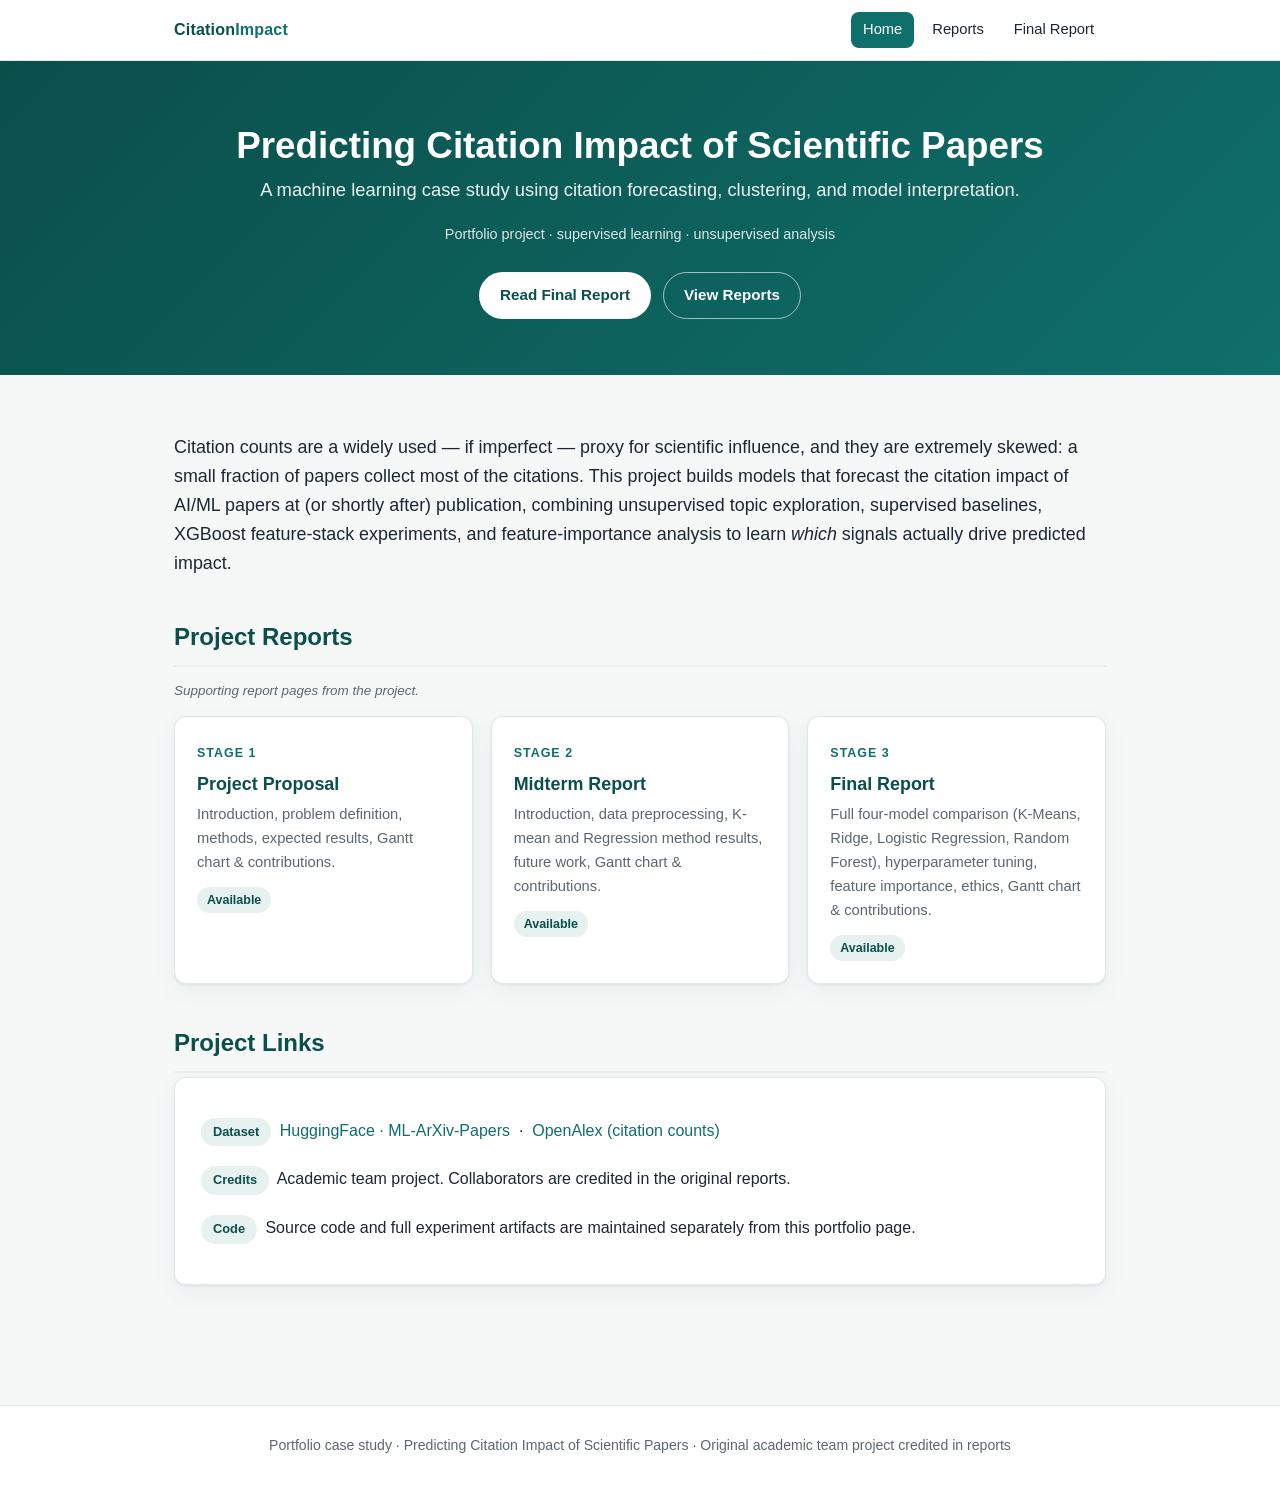
<file: index.html>
<!DOCTYPE html>
<html lang="en">
<head>
  <meta charset="UTF-8" />
  <meta name="viewport" content="width=device-width, initial-scale=1.0" />
  <title>Predicting Citation Impact of Scientific Papers | Portfolio Case Study</title>
  <meta name="description" content="Portfolio case study on predicting the citation impact of scientific papers with supervised and unsupervised machine learning." />
  <link rel="icon" href="assets/favicon.svg" type="image/svg+xml" />
  <link rel="stylesheet" href="assets/css/style.css" />
</head>
<body>

  <nav class="site-nav">
    <div class="nav-inner">
      <span class="brand">Citation<span>Impact</span></span>
      <div class="links">
        <a href="index.html" class="active">Home</a>
        <a href="#artifacts">Reports</a>
        <a href="progress-documents/final/">Final Report</a>
      </div>
    </div>
  </nav>

  <header class="hero">
    <div class="wrap">
      <h1>Predicting Citation Impact of Scientific Papers</h1>
      <p class="subtitle">A machine learning case study using citation forecasting, clustering, and model interpretation.</p>
      <p class="meta">Portfolio project &middot; supervised learning &middot; unsupervised analysis</p>
      <div class="cta">
        <a class="btn btn-primary" href="progress-documents/final/">Read Final Report</a>
        <a class="btn btn-ghost" href="#artifacts">View Reports</a>
      </div>
    </div>
  </header>

  <main>

    <section>
      <p class="lead">
        Citation counts are a widely used &mdash; if imperfect &mdash; proxy for scientific
        influence, and they are extremely skewed: a small fraction of papers collect most of
        the citations. This project builds models that forecast the citation impact of AI/ML papers at (or
        shortly after) publication, combining unsupervised topic exploration, supervised baselines,
        XGBoost feature-stack experiments, and feature-importance analysis to learn <em>which</em>
        signals actually drive predicted impact.
      </p>
    </section>

    <!-- Reports -->
    <section id="artifacts">
      <h2 class="section-title">Project Reports</h2>
      <p class="wordnote">Supporting report pages from the project.</p>
      <div class="doc-grid">
        <a class="doc-card" href="progress-documents/proposal/">
          <span class="doc-stage">Stage 1</span>
          <h3>Project Proposal</h3>
          <p>Introduction, problem definition, methods, expected results, Gantt chart &amp; contributions.</p>
          <span class="status done">Available</span>
        </a>
        <a class="doc-card" href="progress-documents/midterm/">
          <span class="doc-stage">Stage 2</span>
          <h3>Midterm Report</h3>
          <p>Introduction, data preprocessing, K-mean and Regression method results, future work, Gantt chart &amp; contributions.</p>
          <span class="status done">Available</span>
        </a>
        <a class="doc-card" href="progress-documents/final/">
          <span class="doc-stage">Stage 3</span>
          <h3>Final Report</h3>
          <p>Full four-model comparison (K-Means, Ridge, Logistic Regression, Random Forest), hyperparameter tuning, feature importance, ethics, Gantt chart &amp; contributions.</p>
          <span class="status done">Available</span>
        </a>
      </div>
    </section>

    <!-- Quick links -->
    <section>
      <h2 class="section-title">Project Links</h2>
      <div class="card">
        <p>
          <span class="pill">Dataset</span>
          <a href="https://huggingface.co/datasets/CShorten/ML-ArXiv-Papers" target="_blank" rel="noopener">HuggingFace &middot; ML-ArXiv-Papers</a>
          &nbsp;&middot;&nbsp;
          <a href="https://openalex.org" target="_blank" rel="noopener">OpenAlex (citation counts)</a>
        </p>
        <p>
          <span class="pill">Credits</span>
          Academic team project. Collaborators are credited in the original reports.
        </p>
        <p>
          <span class="pill">Code</span>
          Source code and full experiment artifacts are maintained separately from this portfolio page.
        </p>
      </div>
    </section>

  </main>

  <footer>
    Portfolio case study &middot; Predicting Citation Impact of Scientific Papers &middot; Original academic team project credited in reports
  </footer>

</body>
</html>
</file>
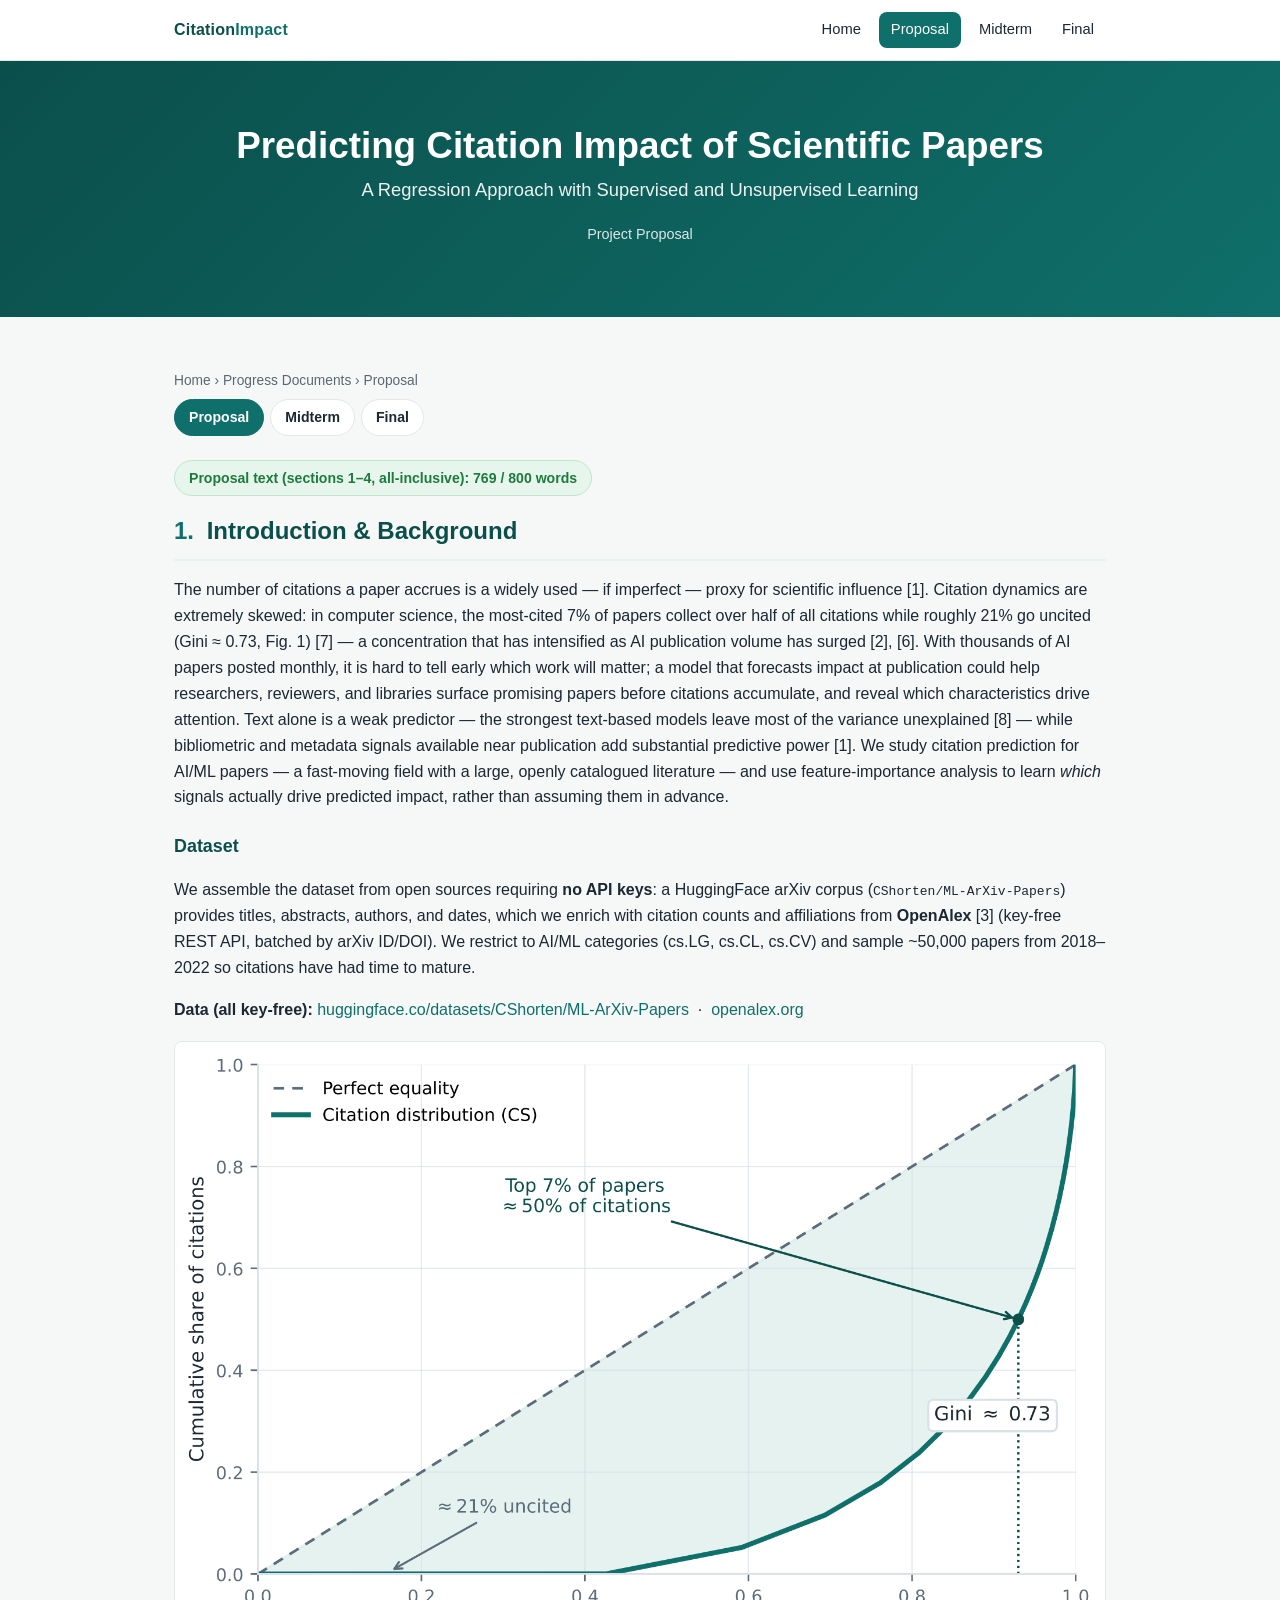
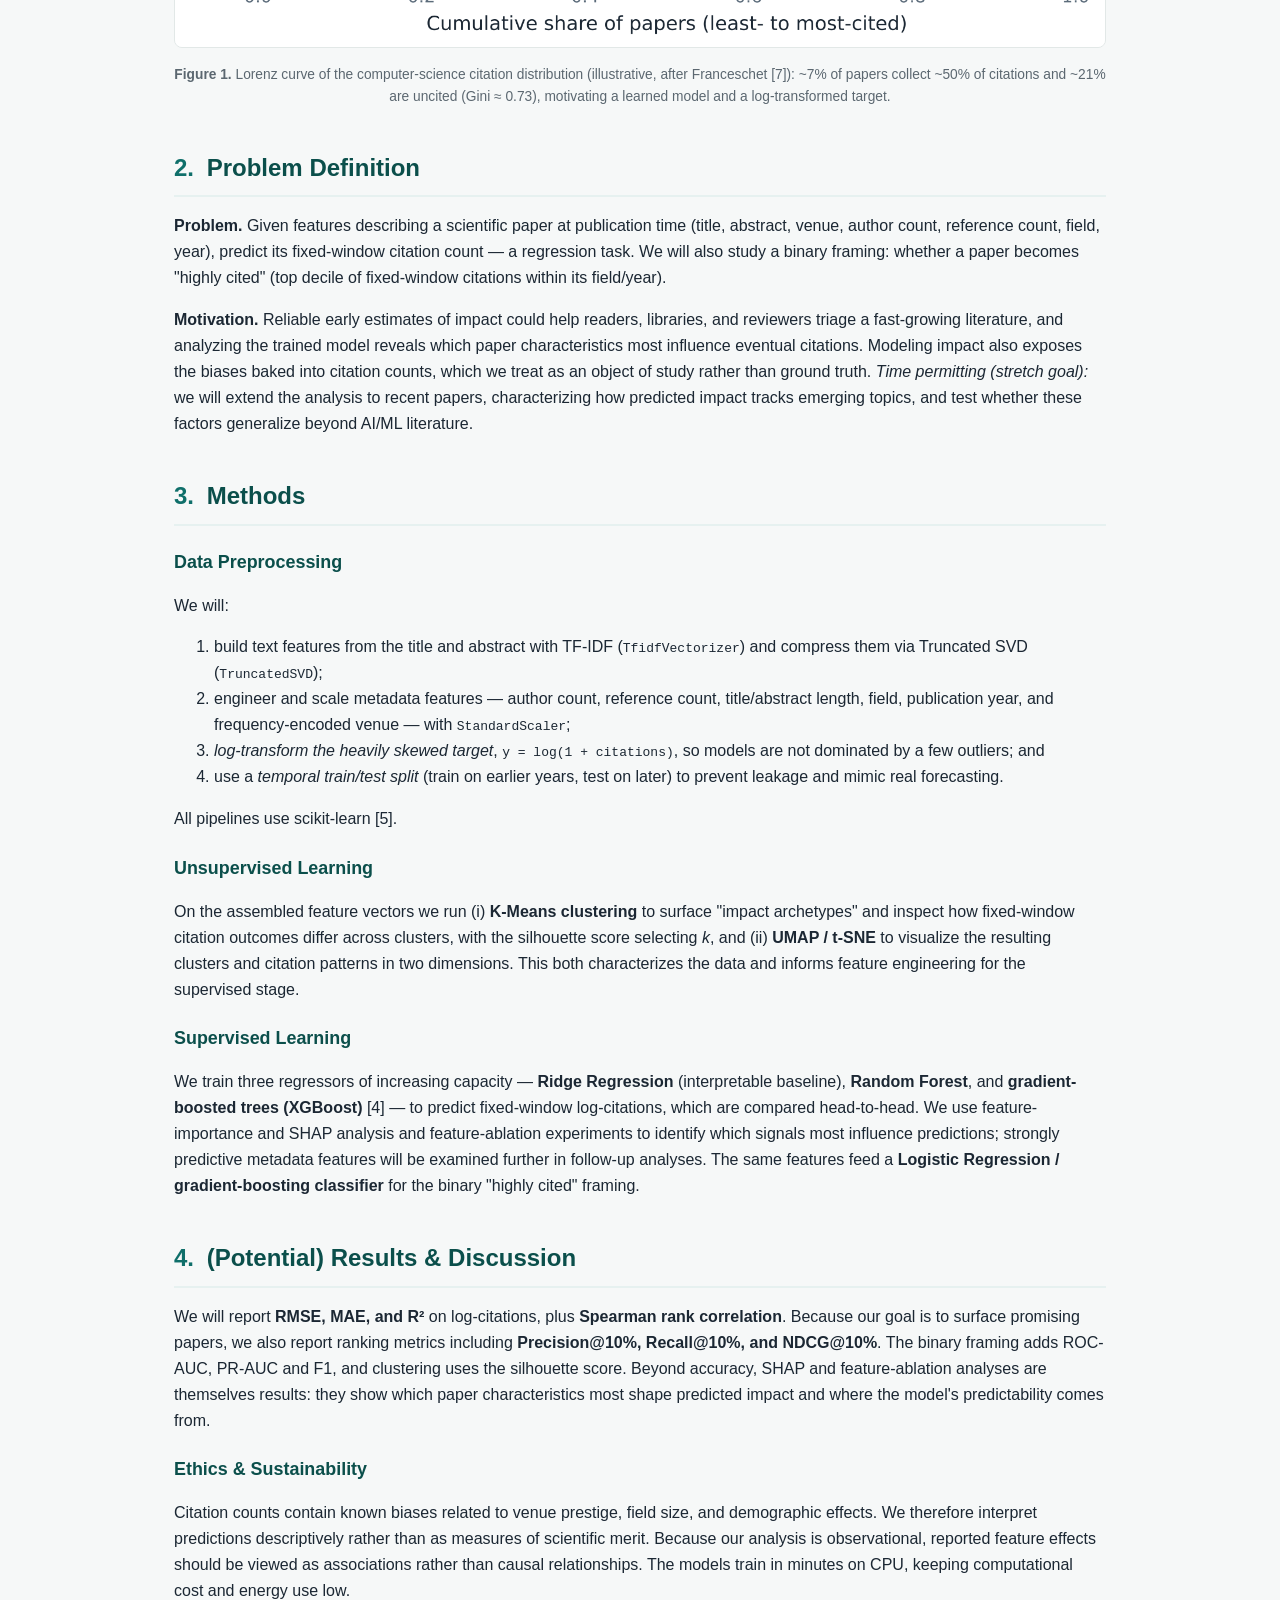
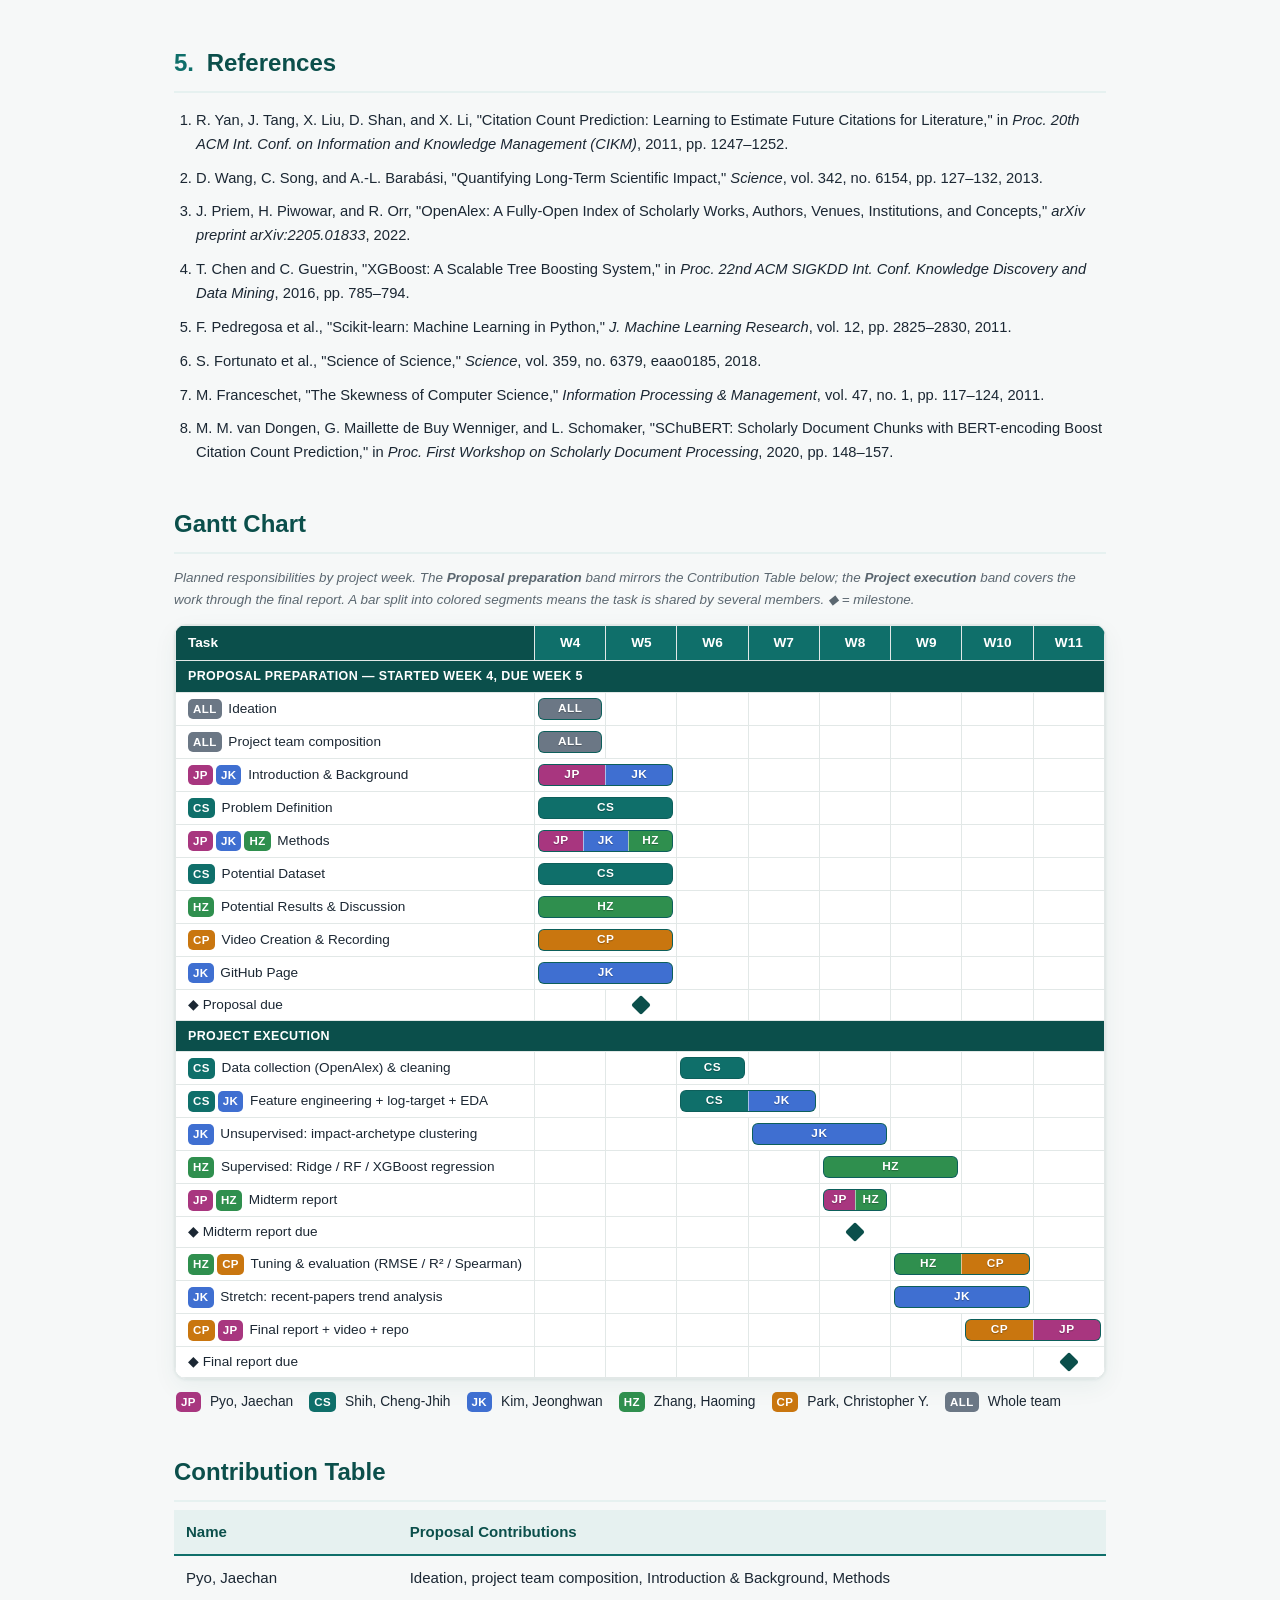
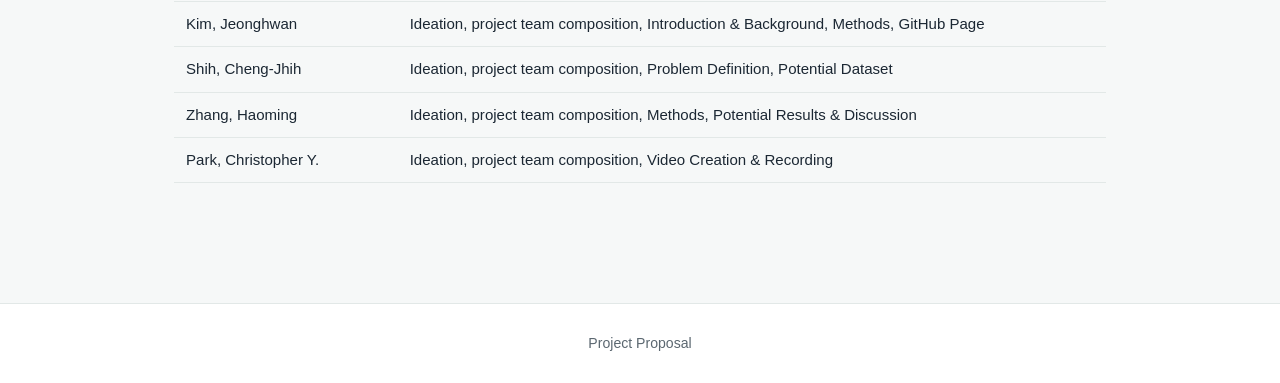
<file: progress-documents/proposal/index.html>
<!DOCTYPE html>
<html lang="en">
<head>
  <meta charset="UTF-8" />
  <meta name="viewport" content="width=device-width, initial-scale=1.0" />
  <title>Proposal — Predicting Citation Impact of Scientific Papers</title>
  <meta name="description" content="Project proposal: predicting the citation impact of scientific papers." />
  <link rel="icon" href="../../assets/favicon.svg" type="image/svg+xml" />
  <link rel="stylesheet" href="../../assets/css/style.css" />
</head>
<body>

  <nav class="site-nav">
    <div class="nav-inner">
      <span class="brand">Citation<span>Impact</span></span>
      <div class="links">
        <a href="../../index.html">Home</a>
        <a href="../proposal/" class="active">Proposal</a>
        <a href="../midterm/">Midterm</a>
        <a href="../final/">Final</a>
      </div>
    </div>
  </nav>

  <header class="hero">
    <div class="wrap">
      <h1>Predicting Citation Impact of Scientific Papers</h1>
      <p class="subtitle">A Regression Approach with Supervised and Unsupervised Learning</p>
      <p class="meta">Project Proposal</p>
    </div>
  </header>

  <main>

    <p class="crumb"><a href="../../index.html">Home</a> &rsaquo; Progress Documents &rsaquo; Proposal</p>

    <div class="doc-subnav">
      <a href="../proposal/" class="active">Proposal</a>
      <a href="../midterm/">Midterm</a>
      <a href="../final/">Final</a>
    </div>

    <!-- Word count badge (graded sections 1-4 body; limit 800) -->
    <p class="wordcount" id="wordcount" title="Counts everything in sections 1–4, including section titles, subheadings, and the figure caption. References, Gantt chart, and contribution table are not included, per the 800-word proposal limit.">
      Proposal text (sections 1&ndash;4, all-inclusive): <strong>&hellip;</strong> / 800 words
    </p>

    <!-- 1. Introduction & Background -->
    <section id="introduction">
      <h2 class="section-title"><span class="section-num">1.</span> Introduction &amp; Background</h2>
      <p>
        The number of citations a paper accrues is a widely used &mdash; if imperfect &mdash; proxy for
        scientific influence [1]. Citation dynamics are extremely skewed: in computer science, the most-cited
        7% of papers collect over half of all citations while roughly 21% go uncited (Gini &asymp; 0.73,
        Fig. 1) [7] &mdash; a concentration that has intensified as AI publication volume has surged [2], [6].
        With thousands of AI papers posted monthly, it is hard to tell early which work will matter; a model
        that forecasts impact at publication could help researchers, reviewers, and libraries surface promising
        papers before citations accumulate, and reveal which characteristics drive attention. Text alone is a
        weak predictor &mdash; the strongest text-based models leave most of the variance unexplained [8]
        &mdash; while bibliometric and metadata signals available near publication add substantial predictive
        power [1]. We study citation prediction for AI/ML papers &mdash; a fast-moving field with a large, openly
        catalogued literature &mdash; and use feature-importance analysis to learn <em>which</em> signals actually
        drive predicted impact, rather than assuming them in advance.
      </p>

      <h3>Dataset</h3>
      <p>
        We assemble the dataset from open sources requiring <strong>no API keys</strong>: a HuggingFace arXiv
        corpus (<code>CShorten/ML-ArXiv-Papers</code>) provides titles, abstracts, authors, and dates, which we
        enrich with citation counts and affiliations from <strong>OpenAlex</strong> [3] (key-free REST API,
        batched by arXiv ID/DOI). We restrict to AI/ML categories (cs.LG, cs.CL, cs.CV) and sample ~50,000
        papers from 2018&ndash;2022 so citations have had time to mature.
      </p>
      <p>
        <strong>Data (all key-free):</strong>
        <a href="https://huggingface.co/datasets/CShorten/ML-ArXiv-Papers" target="_blank" rel="noopener">huggingface.co/datasets/CShorten/ML-ArXiv-Papers</a>
        &nbsp;&middot;&nbsp;
        <a href="https://openalex.org" target="_blank" rel="noopener">openalex.org</a>
      </p>

      <figure>
        <img src="../../assets/img/citation_skew.png" alt="Lorenz curve of the computer-science citation distribution" />
        <figcaption>
          <strong>Figure 1.</strong> Lorenz curve of the computer-science citation distribution (illustrative,
          after Franceschet [7]): ~7% of papers collect ~50% of citations and ~21% are uncited (Gini &asymp; 0.73),
          motivating a learned model and a log-transformed target.
        </figcaption>
      </figure>
    </section>

    <!-- 2. Problem Definition -->
    <section id="problem">
      <h2 class="section-title"><span class="section-num">2.</span> Problem Definition</h2>
      <p>
        <strong>Problem.</strong> Given features describing a scientific paper at publication time (title,
        abstract, venue, author count, reference count, field, year), predict its fixed-window citation count
        &mdash; a regression task. We will also study a binary framing: whether a paper becomes "highly cited"
        (top decile of fixed-window citations within its field/year).
      </p>
      <p>
        <strong>Motivation.</strong> Reliable early estimates of impact could help readers, libraries, and
        reviewers triage a fast-growing literature, and analyzing the trained model reveals which paper
        characteristics most influence eventual citations. Modeling impact also exposes the biases baked into
        citation counts, which we treat as an object of study rather than ground truth.
        <em>Time permitting (stretch goal):</em> we will extend the analysis to recent papers, characterizing
        how predicted impact tracks emerging topics, and test whether these factors generalize beyond AI/ML
        literature.
      </p>
    </section>

    <!-- 3. Methods -->
    <section id="methods">
      <h2 class="section-title"><span class="section-num">3.</span> Methods</h2>

      <h3>Data Preprocessing</h3>
      <p>We will:</p>
      <ol>
        <li>build text features from the title and abstract with TF-IDF (<code>TfidfVectorizer</code>) and compress them via Truncated SVD (<code>TruncatedSVD</code>);</li>
        <li>engineer and scale metadata features &mdash; author count, reference count, title/abstract length, field, publication year, and frequency-encoded venue &mdash; with <code>StandardScaler</code>;</li>
        <li><em>log-transform the heavily skewed target</em>, <code>y = log(1 + citations)</code>, so models are not dominated by a few outliers; and</li>
        <li>use a <em>temporal train/test split</em> (train on earlier years, test on later) to prevent leakage and mimic real forecasting.</li>
      </ol>
      <p>All pipelines use scikit-learn [5].</p>

      <h3>Unsupervised Learning</h3>
      <p>
        On the assembled feature vectors we run (i) <strong>K-Means clustering</strong> to surface "impact
        archetypes" and inspect how fixed-window citation outcomes differ across clusters, with the silhouette
        score selecting <em>k</em>, and (ii) <strong>UMAP / t-SNE</strong> to visualize the resulting clusters
        and citation patterns in two dimensions. This both characterizes the data and informs feature
        engineering for the supervised stage.
      </p>

      <h3>Supervised Learning</h3>
      <p>
        We train three regressors of increasing capacity &mdash; <strong>Ridge Regression</strong> (interpretable
        baseline), <strong>Random Forest</strong>, and <strong>gradient-boosted trees (XGBoost)</strong> [4]
        &mdash; to predict fixed-window log-citations, which are compared head-to-head. We use feature-importance
        and SHAP analysis and feature-ablation experiments to identify which signals most influence predictions;
        strongly predictive metadata features will be examined further in follow-up analyses. The same features
        feed a <strong>Logistic Regression / gradient-boosting classifier</strong> for the binary "highly cited"
        framing.
      </p>
    </section>

    <!-- 4. Results -->
    <section id="results">
      <h2 class="section-title"><span class="section-num">4.</span> (Potential) Results &amp; Discussion</h2>
      <p>
        We will report <strong>RMSE, MAE, and R&sup2;</strong> on log-citations, plus <strong>Spearman rank
        correlation</strong>. Because our goal is to surface promising papers, we also report ranking metrics
        including <strong>Precision@10%, Recall@10%, and NDCG@10%</strong>. The binary framing adds ROC-AUC,
        PR-AUC and F1, and clustering uses the silhouette score. Beyond accuracy, SHAP and feature-ablation
        analyses are themselves results: they show which paper characteristics most shape predicted impact and
        where the model's predictability comes from.
      </p>

      <h3>Ethics &amp; Sustainability</h3>
      <p>
        Citation counts contain known biases related to venue prestige, field size, and demographic effects. We
        therefore interpret predictions descriptively rather than as measures of scientific merit. Because our
        analysis is observational, reported feature effects should be viewed as associations rather than causal
        relationships. The models train in minutes on CPU, keeping computational cost and energy use low.
      </p>
    </section>

    <!-- 5. References -->
    <section id="references">
      <h2 class="section-title"><span class="section-num">5.</span> References</h2>
      <ol class="refs">
        <li>R. Yan, J. Tang, X. Liu, D. Shan, and X. Li, "Citation Count Prediction: Learning to Estimate Future Citations for Literature," in <em>Proc. 20th ACM Int. Conf. on Information and Knowledge Management (CIKM)</em>, 2011, pp. 1247&ndash;1252.</li>
        <li>D. Wang, C. Song, and A.-L. Barab&aacute;si, "Quantifying Long-Term Scientific Impact," <em>Science</em>, vol. 342, no. 6154, pp. 127&ndash;132, 2013.</li>
        <li>J. Priem, H. Piwowar, and R. Orr, "OpenAlex: A Fully-Open Index of Scholarly Works, Authors, Venues, Institutions, and Concepts," <em>arXiv preprint arXiv:2205.01833</em>, 2022.</li>
        <li>T. Chen and C. Guestrin, "XGBoost: A Scalable Tree Boosting System," in <em>Proc. 22nd ACM SIGKDD Int. Conf. Knowledge Discovery and Data Mining</em>, 2016, pp. 785&ndash;794.</li>
        <li>F. Pedregosa et al., "Scikit-learn: Machine Learning in Python," <em>J. Machine Learning Research</em>, vol. 12, pp. 2825&ndash;2830, 2011.</li>
        <li>S. Fortunato et al., "Science of Science," <em>Science</em>, vol. 359, no. 6379, eaao0185, 2018.</li>
        <li>M. Franceschet, "The Skewness of Computer Science," <em>Information Processing &amp; Management</em>, vol. 47, no. 1, pp. 117&ndash;124, 2011.</li>
        <li>M. M. van Dongen, G. Maillette de Buy Wenniger, and L. Schomaker, "SChuBERT: Scholarly Document Chunks with BERT-encoding Boost Citation Count Prediction," in <em>Proc. First Workshop on Scholarly Document Processing</em>, 2020, pp. 148&ndash;157.</li>
      </ol>
    </section>

    <!-- Gantt chart -->
    <section id="gantt">
      <h2 class="section-title">Gantt Chart</h2>
      <p class="wordnote">
        Planned responsibilities by project week.
        The <strong>Proposal preparation</strong> band mirrors the Contribution Table below; the
        <strong>Project execution</strong> band covers the work through the final report. A bar split into
        colored segments means the task is shared by several members. &#9670; = milestone.
      </p>
      <div class="gantt">
        <table class="gantt-table">
          <thead>
            <tr>
              <th class="task-col">Task</th>
              <th>W4</th>
              <th>W5</th>
              <th>W6</th>
              <th>W7</th>
              <th>W8</th>
              <th>W9</th>
              <th>W10</th>
              <th>W11</th>
            </tr>
          </thead>
          <tbody>

            <!-- ===== Proposal preparation (mirrors Contribution Table) ===== -->
            <tr class="gantt-phase"><td colspan="9">Proposal preparation &mdash; started Week&nbsp;4, due Week&nbsp;5</td></tr>

            <tr>
              <td class="task-name"><span class="owner p-all">ALL</span> Ideation</td>
              <td><span class="gbar"><span class="seg p-all">ALL</span></span></td>
              <td></td><td></td><td></td><td></td><td></td><td></td><td></td>
            </tr>
            <tr>
              <td class="task-name"><span class="owner p-all">ALL</span> Project team composition</td>
              <td><span class="gbar"><span class="seg p-all">ALL</span></span></td>
              <td></td><td></td><td></td><td></td><td></td><td></td><td></td>
            </tr>
            <tr>
              <td class="task-name"><span class="owner p-jp">JP</span><span class="owner p-jk">JK</span> Introduction &amp; Background</td>
              <td colspan="2"><span class="gbar"><span class="seg p-jp">JP</span><span class="seg p-jk">JK</span></span></td>
              <td></td><td></td><td></td><td></td><td></td><td></td>
            </tr>
            <tr>
              <td class="task-name"><span class="owner p-cs">CS</span> Problem Definition</td>
              <td colspan="2"><span class="gbar"><span class="seg p-cs">CS</span></span></td>
              <td></td><td></td><td></td><td></td><td></td><td></td>
            </tr>
            <tr>
              <td class="task-name"><span class="owner p-jp">JP</span><span class="owner p-jk">JK</span><span class="owner p-hz">HZ</span> Methods</td>
              <td colspan="2"><span class="gbar"><span class="seg p-jp">JP</span><span class="seg p-jk">JK</span><span class="seg p-hz">HZ</span></span></td>
              <td></td><td></td><td></td><td></td><td></td><td></td>
            </tr>
            <tr>
              <td class="task-name"><span class="owner p-cs">CS</span> Potential Dataset</td>
              <td colspan="2"><span class="gbar"><span class="seg p-cs">CS</span></span></td>
              <td></td><td></td><td></td><td></td><td></td><td></td>
            </tr>
            <tr>
              <td class="task-name"><span class="owner p-hz">HZ</span> Potential Results &amp; Discussion</td>
              <td colspan="2"><span class="gbar"><span class="seg p-hz">HZ</span></span></td>
              <td></td><td></td><td></td><td></td><td></td><td></td>
            </tr>
            <tr>
              <td class="task-name"><span class="owner p-cp">CP</span> Video Creation &amp; Recording</td>
              <td colspan="2"><span class="gbar"><span class="seg p-cp">CP</span></span></td>
              <td></td><td></td><td></td><td></td><td></td><td></td>
            </tr>
            <tr>
              <td class="task-name"><span class="owner p-jk">JK</span> GitHub Page</td>
              <td colspan="2"><span class="gbar"><span class="seg p-jk">JK</span></span></td>
              <td></td><td></td><td></td><td></td><td></td><td></td>
            </tr>
            <tr>
              <td class="task-name">&#9670; Proposal due</td>
              <td></td><td><span class="gmile"></span></td><td></td><td></td><td></td><td></td><td></td><td></td>
            </tr>

            <!-- ===== Project execution ===== -->
            <tr class="gantt-phase"><td colspan="9">Project execution</td></tr>

            <tr>
              <td class="task-name"><span class="owner p-cs">CS</span> Data collection (OpenAlex) &amp; cleaning</td>
              <td></td><td></td>
              <td><span class="gbar"><span class="seg p-cs">CS</span></span></td>
              <td></td><td></td><td></td><td></td><td></td>
            </tr>
            <tr>
              <td class="task-name"><span class="owner p-cs">CS</span><span class="owner p-jk">JK</span> Feature engineering + log-target + EDA</td>
              <td></td><td></td>
              <td colspan="2"><span class="gbar"><span class="seg p-cs">CS</span><span class="seg p-jk">JK</span></span></td>
              <td></td><td></td><td></td><td></td>
            </tr>
            <tr>
              <td class="task-name"><span class="owner p-jk">JK</span> Unsupervised: impact-archetype clustering</td>
              <td></td><td></td><td></td>
              <td colspan="2"><span class="gbar"><span class="seg p-jk">JK</span></span></td>
              <td></td><td></td><td></td>
            </tr>
            <tr>
              <td class="task-name"><span class="owner p-hz">HZ</span> Supervised: Ridge / RF / XGBoost regression</td>
              <td></td><td></td><td></td><td></td>
              <td colspan="2"><span class="gbar"><span class="seg p-hz">HZ</span></span></td>
              <td></td><td></td>
            </tr>
            <tr>
              <td class="task-name"><span class="owner p-jp">JP</span><span class="owner p-hz">HZ</span> Midterm report</td>
              <td></td><td></td><td></td><td></td>
              <td><span class="gbar"><span class="seg p-jp">JP</span><span class="seg p-hz">HZ</span></span></td>
              <td></td><td></td><td></td>
            </tr>
            <tr>
              <td class="task-name">&#9670; Midterm report due</td>
              <td></td><td></td><td></td><td></td><td><span class="gmile"></span></td><td></td><td></td><td></td>
            </tr>
            <tr>
              <td class="task-name"><span class="owner p-hz">HZ</span><span class="owner p-cp">CP</span> Tuning &amp; evaluation (RMSE / R&sup2; / Spearman)</td>
              <td></td><td></td><td></td><td></td><td></td>
              <td colspan="2"><span class="gbar"><span class="seg p-hz">HZ</span><span class="seg p-cp">CP</span></span></td>
              <td></td>
            </tr>
            <tr>
              <td class="task-name"><span class="owner p-jk">JK</span> Stretch: recent-papers trend analysis</td>
              <td></td><td></td><td></td><td></td><td></td>
              <td colspan="2"><span class="gbar"><span class="seg p-jk">JK</span></span></td>
              <td></td>
            </tr>
            <tr>
              <td class="task-name"><span class="owner p-cp">CP</span><span class="owner p-jp">JP</span> Final report + video + repo</td>
              <td></td><td></td><td></td><td></td><td></td><td></td>
              <td colspan="2"><span class="gbar"><span class="seg p-cp">CP</span><span class="seg p-jp">JP</span></span></td>
            </tr>
            <tr>
              <td class="task-name">&#9670; Final report due</td>
              <td></td><td></td><td></td><td></td><td></td><td></td><td></td><td><span class="gmile"></span></td>
            </tr>
          </tbody>
        </table>
      </div>
      <div class="gantt-people">
        <span class="who"><span class="owner p-jp">JP</span> Pyo, Jaechan</span>
        <span class="who"><span class="owner p-cs">CS</span> Shih, Cheng-Jhih</span>
        <span class="who"><span class="owner p-jk">JK</span> Kim, Jeonghwan</span>
        <span class="who"><span class="owner p-hz">HZ</span> Zhang, Haoming</span>
        <span class="who"><span class="owner p-cp">CP</span> Park, Christopher Y.</span>
        <span class="who"><span class="owner p-all">ALL</span> Whole team</span>
      </div>
    </section>

    <!-- Contribution table -->
    <section id="contributions">
      <h2 class="section-title">Contribution Table</h2>
      <table class="data">
        <thead>
          <tr><th style="width:24%">Name</th><th>Proposal Contributions</th></tr>
        </thead>
        <tbody>
          <tr><td>Pyo, Jaechan</td><td>Ideation, project team composition, Introduction &amp; Background, Methods</td></tr>
          <tr><td>Kim, Jeonghwan</td><td>Ideation, project team composition, Introduction &amp; Background, Methods, GitHub Page</td></tr>
          <tr><td>Shih, Cheng-Jhih</td><td>Ideation, project team composition, Problem Definition, Potential Dataset</td></tr>
          <tr><td>Zhang, Haoming</td><td>Ideation, project team composition, Methods, Potential Results &amp; Discussion</td></tr>
          <tr><td>Park, Christopher Y.</td><td>Ideation, project team composition, Video Creation &amp; Recording</td></tr>
        </tbody>
      </table>
    </section>

  </main>

  <footer>
    Project Proposal
  </footer>

  <script>
    // Live word count of the graded proposal sections 1-4, counting EVERYTHING
    // (section headings, subheadings, and the figure caption included).
    (function () {
      var ids = ['introduction', 'problem', 'methods', 'results'];
      var total = 0;
      ids.forEach(function (id) {
        var sec = document.getElementById(id);
        if (!sec) return;
        var text = (sec.textContent || '').trim();
        if (text) total += text.split(/\s+/).length;
      });
      var el = document.getElementById('wordcount');
      if (!el) return;
      el.innerHTML = 'Proposal text (sections 1&ndash;4, all-inclusive): <strong>' + total + '</strong> / 800 words';
      el.classList.add(total < 800 ? 'ok' : 'over');
    })();
  </script>

</body>
</html>
</file>
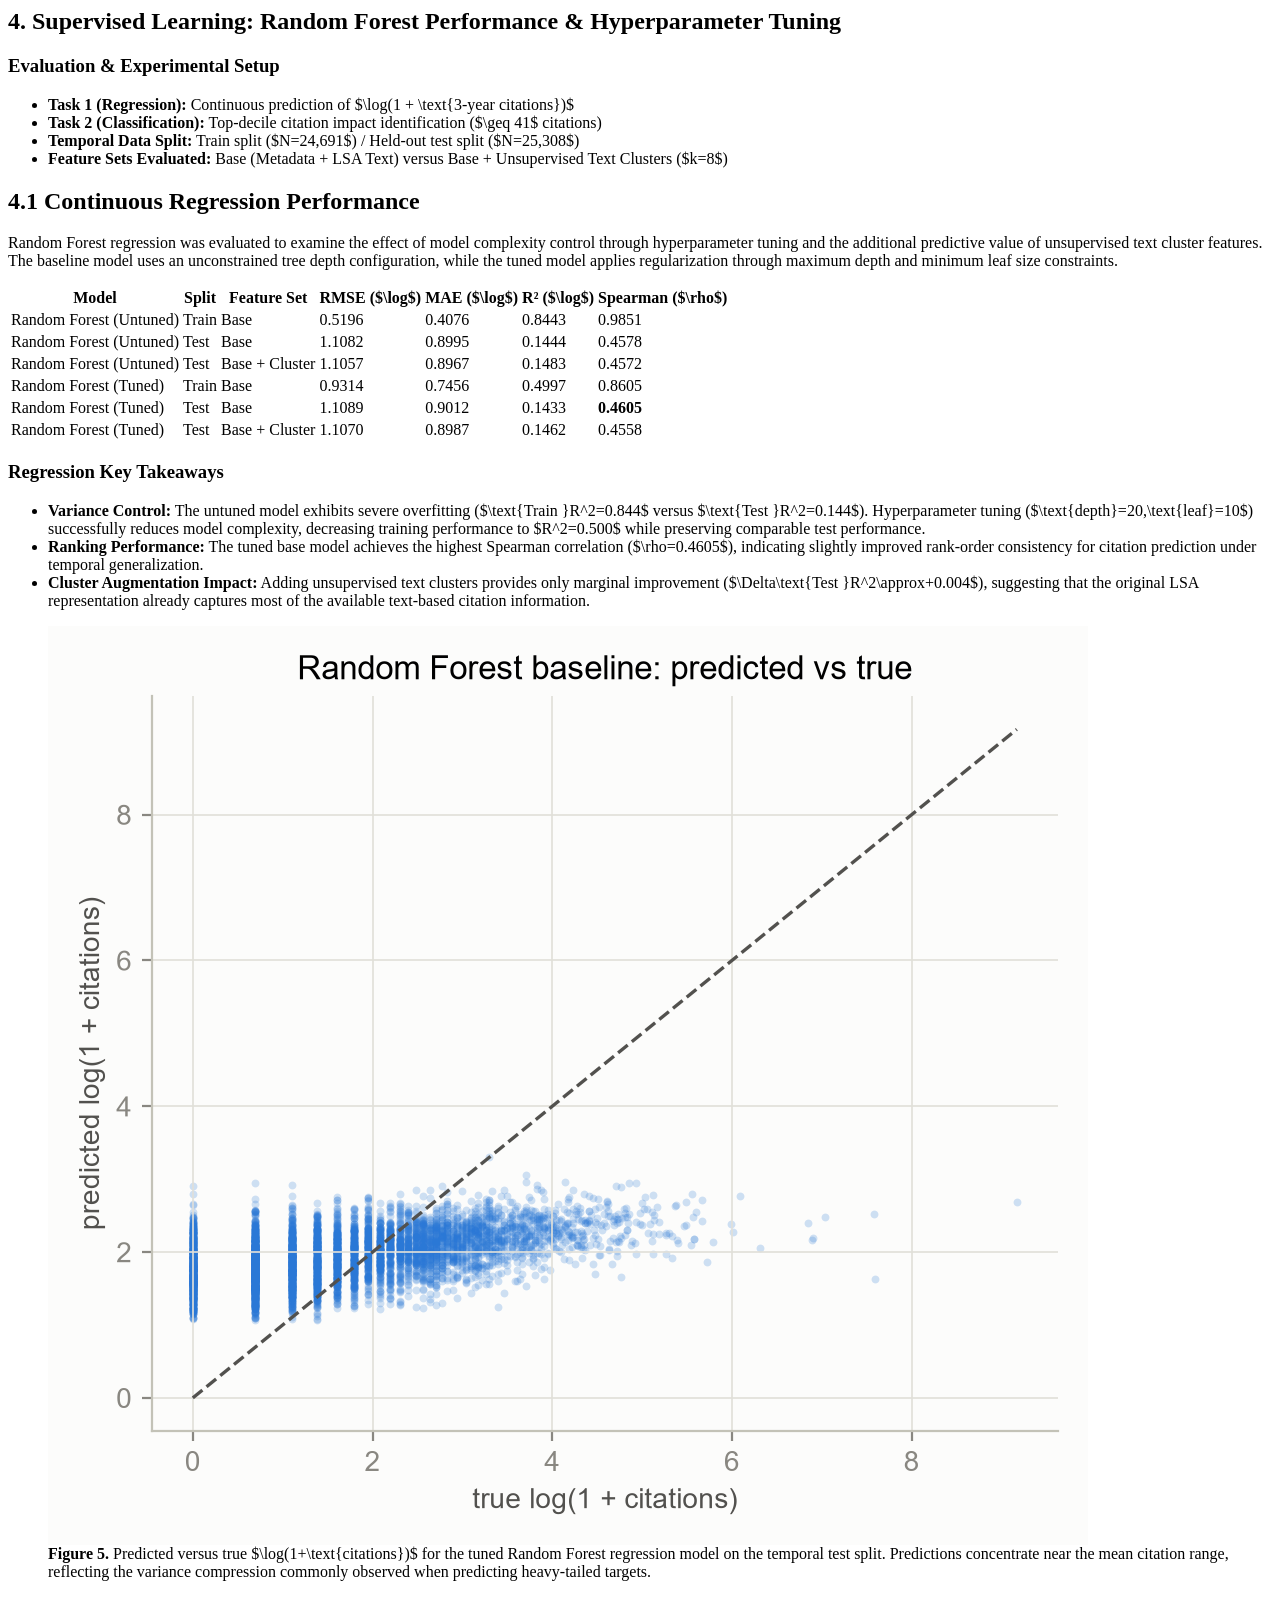
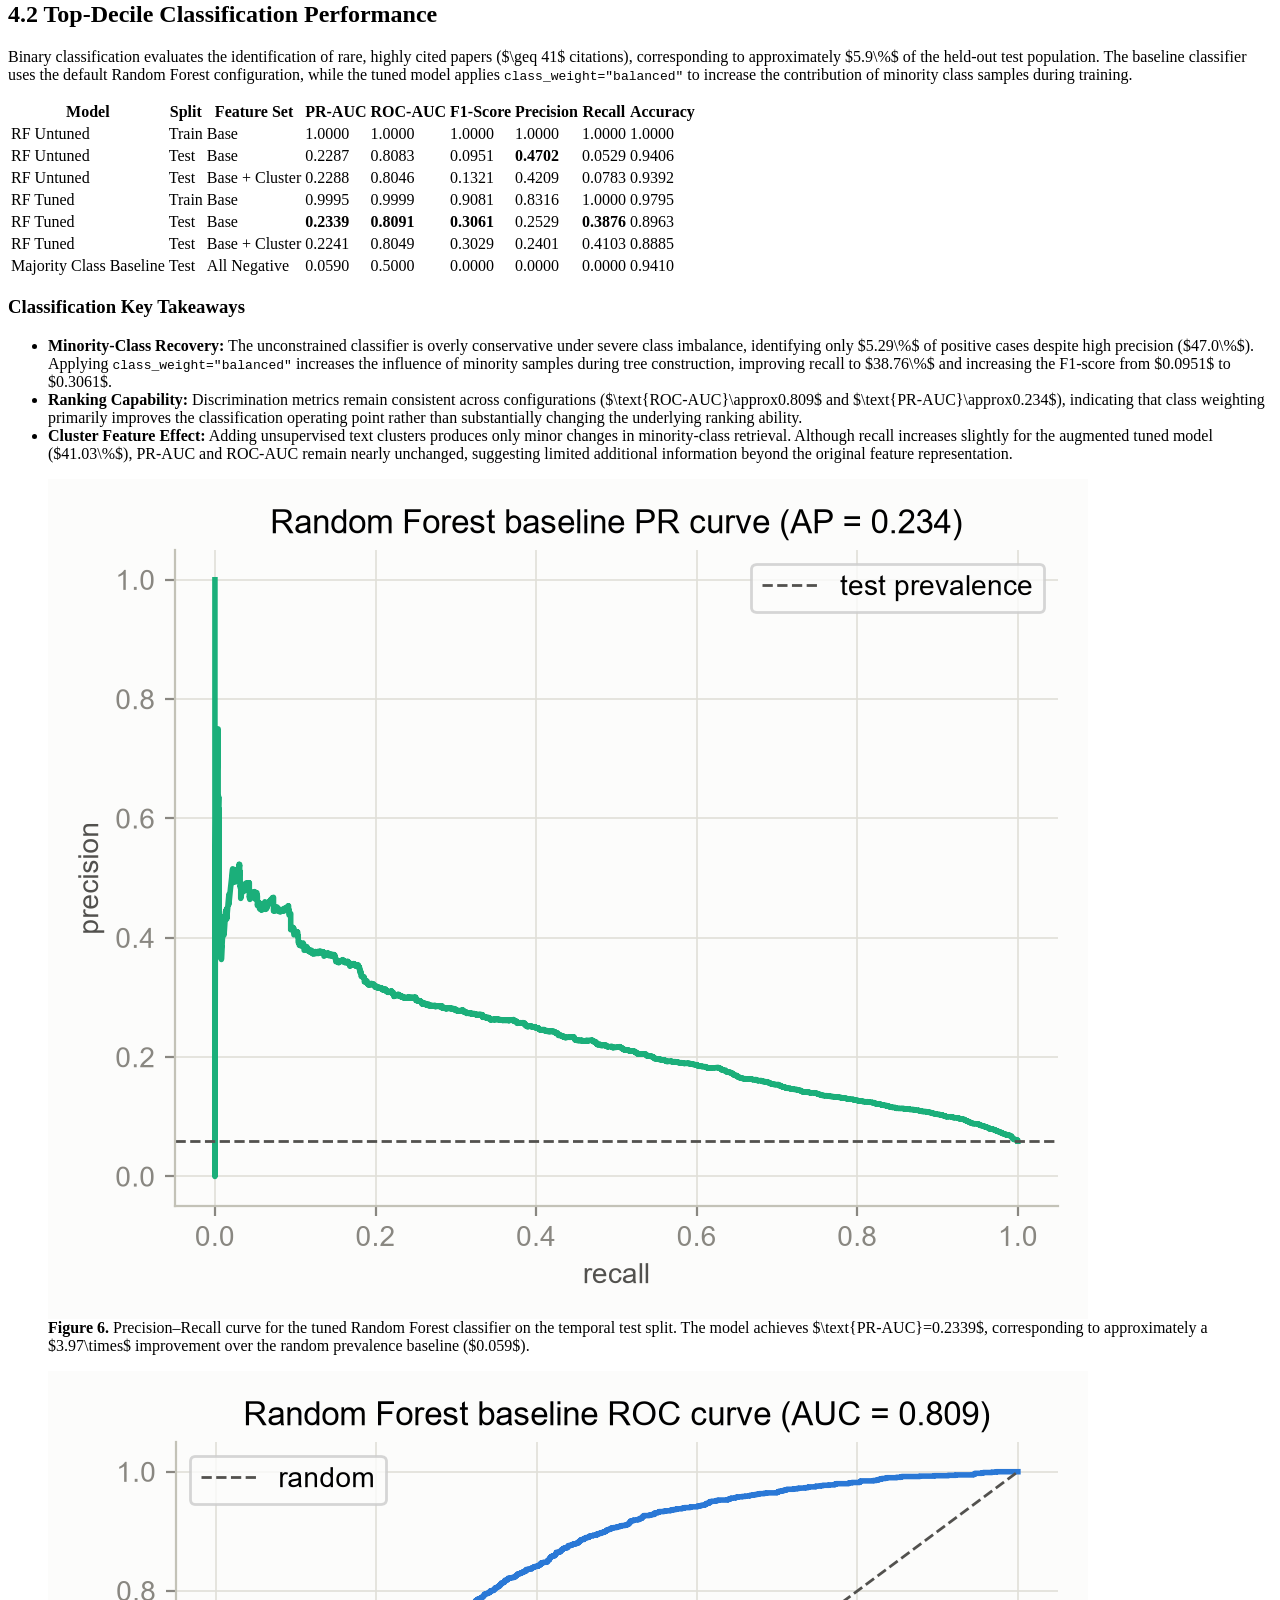
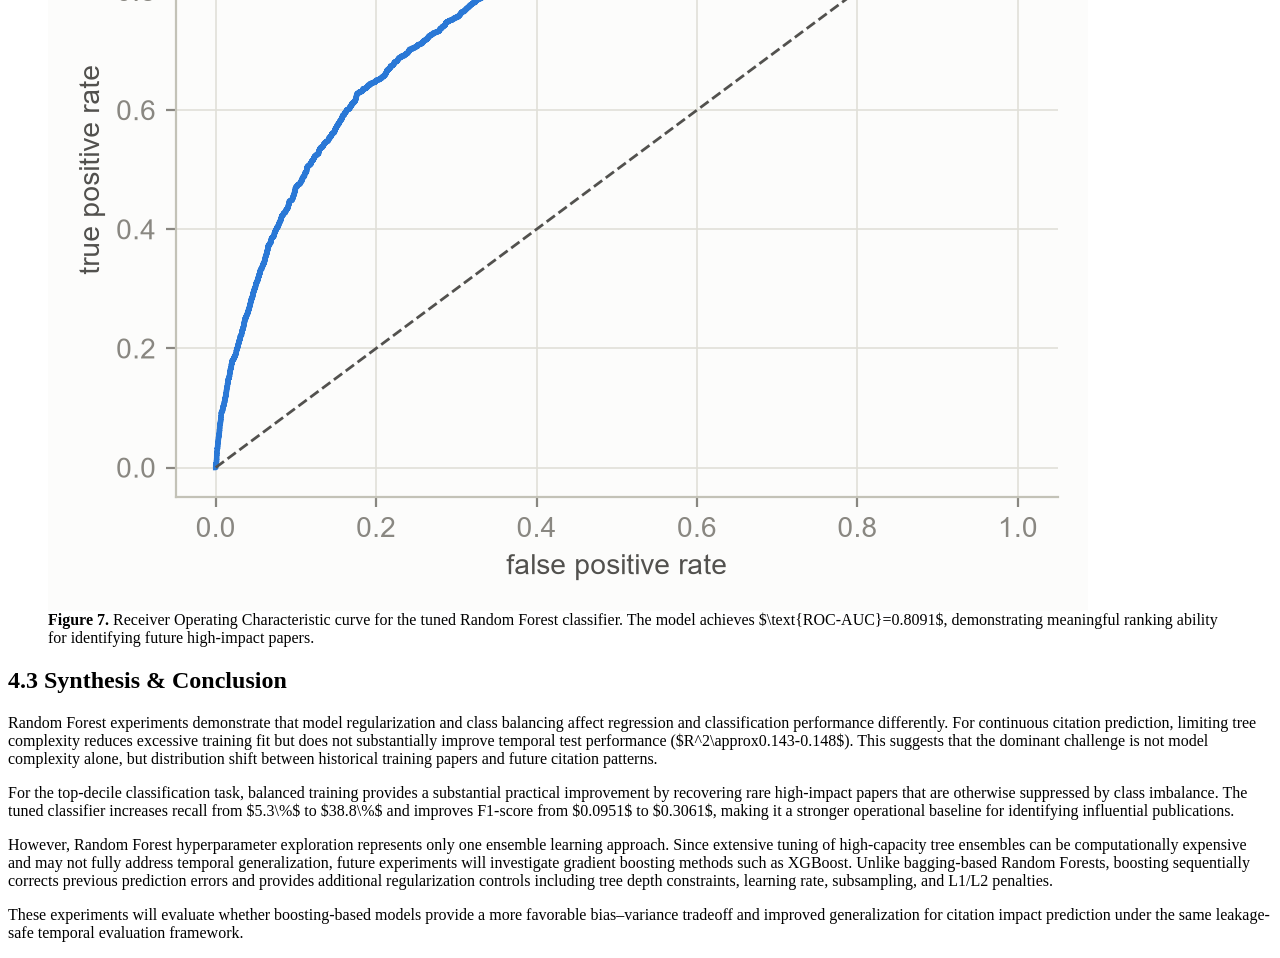
<file: random_forest_up/Report/randomforestdraft.html>
<body>

<section id="supervised">

<h1>4. Supervised Learning: Random Forest Performance & Hyperparameter Tuning</h1>


<div class="note">

<h3>Evaluation & Experimental Setup</h3>

<ul>

<li>
<strong>Task 1 (Regression):</strong>
Continuous prediction of
$\log(1 + \text{3-year citations})$
</li>

<li>
<strong>Task 2 (Classification):</strong>
Top-decile citation impact identification
($\geq 41$ citations)
</li>

<li>
<strong>Temporal Data Split:</strong>
Train split ($N=24,691$) /
Held-out test split ($N=25,308$)
</li>

<li>
<strong>Feature Sets Evaluated:</strong>
Base (Metadata + LSA Text) versus
Base + Unsupervised Text Clusters ($k=8$)
</li>

</ul>

</div>



<h2>4.1 Continuous Regression Performance</h2>


<p>
Random Forest regression was evaluated to examine the effect of model
complexity control through hyperparameter tuning and the additional predictive
value of unsupervised text cluster features. The baseline model uses an
unconstrained tree depth configuration, while the tuned model applies
regularization through maximum depth and minimum leaf size constraints.
</p>



<table>

<thead>

<tr>

<th>Model</th>
<th>Split</th>
<th>Feature Set</th>
<th>RMSE ($\log$)</th>
<th>MAE ($\log$)</th>
<th>R² ($\log$)</th>
<th>Spearman ($\rho$)</th>

</tr>

</thead>


<tbody>


<tr>

<td>Random Forest (Untuned)</td>
<td>Train</td>
<td>Base</td>
<td>0.5196</td>
<td>0.4076</td>
<td>0.8443</td>
<td>0.9851</td>

</tr>


<tr>

<td>Random Forest (Untuned)</td>
<td>Test</td>
<td>Base</td>
<td>1.1082</td>
<td>0.8995</td>
<td>0.1444</td>
<td>0.4578</td>

</tr>



<tr>

<td>Random Forest (Untuned)</td>
<td>Test</td>
<td>Base + Cluster</td>
<td>1.1057</td>
<td>0.8967</td>
<td>0.1483</td>
<td>0.4572</td>

</tr>



<tr style="border-top:2px solid #1f4e79;">


<td>Random Forest (Tuned)</td>
<td>Train</td>
<td>Base</td>
<td>0.9314</td>
<td>0.7456</td>
<td>0.4997</td>
<td>0.8605</td>


</tr>


<tr class="best">


<td>Random Forest (Tuned)</td>
<td>Test</td>
<td>Base</td>
<td>1.1089</td>
<td>0.9012</td>
<td>0.1433</td>
<td><strong>0.4605</strong></td>


</tr>


<tr>

<td>Random Forest (Tuned)</td>
<td>Test</td>
<td>Base + Cluster</td>
<td>1.1070</td>
<td>0.8987</td>
<td>0.1462</td>
<td>0.4558</td>

</tr>


</tbody>

</table>




<div class="note">

<h3>Regression Key Takeaways</h3>


<ul>


<li>
<strong>Variance Control:</strong>
The untuned model exhibits severe overfitting
($\text{Train }R^2=0.844$ versus
$\text{Test }R^2=0.144$).
Hyperparameter tuning
($\text{depth}=20,\text{leaf}=10$)
successfully reduces model complexity, decreasing training performance to
$R^2=0.500$ while preserving comparable test performance.
</li>


<li>
<strong>Ranking Performance:</strong>
The tuned base model achieves the highest Spearman correlation
($\rho=0.4605$), indicating slightly improved rank-order consistency for
citation prediction under temporal generalization.
</li>


<li>
<strong>Cluster Augmentation Impact:</strong>
Adding unsupervised text clusters provides only marginal improvement
($\Delta\text{Test }R^2\approx+0.004$),
suggesting that the original LSA representation already captures most of the
available text-based citation information.
</li>


</ul>


</div>




<figure>

<img src="../../assets/img/rf_pred_vs_true.png"
alt="Predicted versus true log citations">


<figcaption>

<strong>Figure 5.</strong>
Predicted versus true
$\log(1+\text{citations})$
for the tuned Random Forest regression model on the temporal test split.
Predictions concentrate near the mean citation range, reflecting the
variance compression commonly observed when predicting heavy-tailed targets.

</figcaption>


</figure>

<h2>4.2 Top-Decile Classification Performance</h2>


<p>
Binary classification evaluates the identification of rare, highly cited papers
($\geq 41$ citations), corresponding to approximately $5.9\%$ of the held-out
test population. The baseline classifier uses the default Random Forest
configuration, while the tuned model applies
<code>class_weight="balanced"</code> to increase the contribution of minority
class samples during training.
</p>



<table>

<thead>

<tr>

<th>Model</th>
<th>Split</th>
<th>Feature Set</th>
<th>PR-AUC</th>
<th>ROC-AUC</th>
<th>F1-Score</th>
<th>Precision</th>
<th>Recall</th>
<th>Accuracy</th>

</tr>

</thead>



<tbody>


<tr>

<td>RF Untuned</td>
<td>Train</td>
<td>Base</td>
<td>1.0000</td>
<td>1.0000</td>
<td>1.0000</td>
<td>1.0000</td>
<td>1.0000</td>
<td>1.0000</td>

</tr>



<tr>

<td>RF Untuned</td>
<td>Test</td>
<td>Base</td>
<td>0.2287</td>
<td>0.8083</td>
<td>0.0951</td>
<td><strong>0.4702</strong></td>
<td>0.0529</td>
<td>0.9406</td>

</tr>




<tr>

<td>RF Untuned</td>
<td>Test</td>
<td>Base + Cluster</td>
<td>0.2288</td>
<td>0.8046</td>
<td>0.1321</td>
<td>0.4209</td>
<td>0.0783</td>
<td>0.9392</td>

</tr>




<tr style="border-top:2px solid #1f4e79;">


<td>RF Tuned</td>
<td>Train</td>
<td>Base</td>
<td>0.9995</td>
<td>0.9999</td>
<td>0.9081</td>
<td>0.8316</td>
<td>1.0000</td>
<td>0.9795</td>


</tr>




<tr class="best">


<td>RF Tuned</td>
<td>Test</td>
<td>Base</td>
<td><strong>0.2339</strong></td>
<td><strong>0.8091</strong></td>
<td><strong>0.3061</strong></td>
<td>0.2529</td>
<td><strong>0.3876</strong></td>
<td>0.8963</td>


</tr>




<tr>


<td>RF Tuned</td>
<td>Test</td>
<td>Base + Cluster</td>
<td>0.2241</td>
<td>0.8049</td>
<td>0.3029</td>
<td>0.2401</td>
<td>0.4103</td>
<td>0.8885</td>


</tr>




<tr style="border-top:1px dashed #ccc;">


<td>Majority Class Baseline</td>
<td>Test</td>
<td>All Negative</td>
<td>0.0590</td>
<td>0.5000</td>
<td>0.0000</td>
<td>0.0000</td>
<td>0.0000</td>
<td>0.9410</td>


</tr>


</tbody>

</table>





<div class="note">

<h3>Classification Key Takeaways</h3>


<ul>


<li>
<strong>Minority-Class Recovery:</strong>
The unconstrained classifier is overly conservative under severe class
imbalance, identifying only $5.29\%$ of positive cases despite high precision
($47.0\%$). Applying
<code>class_weight="balanced"</code>
increases the influence of minority samples during tree construction, improving
recall to $38.76\%$ and increasing the F1-score from $0.0951$ to $0.3061$.
</li>



<li>
<strong>Ranking Capability:</strong>
Discrimination metrics remain consistent across configurations
($\text{ROC-AUC}\approx0.809$ and
$\text{PR-AUC}\approx0.234$),
indicating that class weighting primarily improves the classification operating
point rather than substantially changing the underlying ranking ability.
</li>



<li>
<strong>Cluster Feature Effect:</strong>
Adding unsupervised text clusters produces only minor changes in minority-class
retrieval. Although recall increases slightly for the augmented tuned model
($41.03\%$), PR-AUC and ROC-AUC remain nearly unchanged, suggesting limited
additional information beyond the original feature representation.
</li>



</ul>

</div>





<figure>


<img src="../../assets/img/rf_pr_curve.png"
alt="Precision Recall Curve">


<figcaption>


<strong>Figure 6.</strong>
Precision–Recall curve for the tuned Random Forest classifier on the temporal
test split. The model achieves
$\text{PR-AUC}=0.2339$,
corresponding to approximately a $3.97\times$ improvement over the random
prevalence baseline ($0.059$).


</figcaption>


</figure>





<figure>


<img src="../../assets/img/rf_roc_curve.png"
alt="ROC Curve">


<figcaption>


<strong>Figure 7.</strong>
Receiver Operating Characteristic curve for the tuned Random Forest classifier.
The model achieves
$\text{ROC-AUC}=0.8091$,
demonstrating meaningful ranking ability for identifying future high-impact
papers.


</figcaption>


</figure>






<h2>4.3 Synthesis & Conclusion</h2>



<div class="note">


<p>

Random Forest experiments demonstrate that model regularization and class
balancing affect regression and classification performance differently.
For continuous citation prediction, limiting tree complexity reduces excessive
training fit but does not substantially improve temporal test performance
($R^2\approx0.143-0.148$). This suggests that the dominant challenge is not
model complexity alone, but distribution shift between historical training
papers and future citation patterns.


</p>



<p>

For the top-decile classification task, balanced training provides a substantial
practical improvement by recovering rare high-impact papers that are otherwise
suppressed by class imbalance. The tuned classifier increases recall from
$5.3\%$ to $38.8\%$ and improves F1-score from $0.0951$ to $0.3061$, making it
a stronger operational baseline for identifying influential publications.


</p>



<p>

However, Random Forest hyperparameter exploration represents only one ensemble
learning approach. Since extensive tuning of high-capacity tree ensembles can
be computationally expensive and may not fully address temporal generalization,
future experiments will investigate gradient boosting methods such as XGBoost.
Unlike bagging-based Random Forests, boosting sequentially corrects previous
prediction errors and provides additional regularization controls including
tree depth constraints, learning rate, subsampling, and L1/L2 penalties.


</p>



<p>

These experiments will evaluate whether boosting-based models provide a more
favorable bias–variance tradeoff and improved generalization for citation
impact prediction under the same leakage-safe temporal evaluation framework.

</p>


</div>


</section>

</body>
</file>
<file: assets/css/style.css>
/* ============================================================
   CS 7641 — Citation Impact Project Website
   Shared stylesheet
   ============================================================ */

:root {
  --teal: #0f6f6a;
  --deep: #0b4f4b;
  --ink: #1b2733;
  --muted: #5b6770;
  --bg: #f6f8f8;
  --card: #ffffff;
  --line: #e2e8e7;
  --accent-soft: #e6f1f0;
  --shadow: 0 1px 3px rgba(11, 79, 75, 0.08), 0 8px 24px rgba(11, 79, 75, 0.06);
  --radius: 12px;
  --maxw: 980px;
}

* { box-sizing: border-box; }

html { scroll-behavior: smooth; }

body {
  margin: 0;
  font-family: -apple-system, BlinkMacSystemFont, "Segoe UI", Roboto, Helvetica, Arial, sans-serif;
  color: var(--ink);
  background: var(--bg);
  line-height: 1.62;
  -webkit-font-smoothing: antialiased;
}

a { color: var(--teal); text-decoration: none; }
a:hover { text-decoration: underline; }

/* ---------- Top navigation ---------- */
.site-nav {
  position: sticky;
  top: 0;
  z-index: 50;
  background: rgba(255, 255, 255, 0.92);
  backdrop-filter: saturate(180%) blur(8px);
  border-bottom: 1px solid var(--line);
}
.site-nav .nav-inner {
  max-width: var(--maxw);
  margin: 0 auto;
  padding: 12px 24px;
  display: flex;
  align-items: center;
  gap: 18px;
  flex-wrap: wrap;
}
.site-nav .brand {
  font-weight: 700;
  color: var(--deep);
  letter-spacing: 0.2px;
}
.site-nav .brand span { color: var(--teal); }
.site-nav .links {
  margin-left: auto;
  display: flex;
  gap: 6px;
  flex-wrap: wrap;
}
.site-nav .links a {
  padding: 6px 12px;
  border-radius: 8px;
  color: var(--ink);
  font-size: 0.92rem;
  font-weight: 500;
}
.site-nav .links a:hover { background: var(--accent-soft); text-decoration: none; }
.site-nav .links a.active { background: var(--teal); color: #fff; }

/* ---------- Hero ---------- */
.hero {
  background: linear-gradient(135deg, var(--deep), var(--teal));
  color: #fff;
  padding: 64px 24px 56px;
  text-align: center;
}
.hero .wrap { max-width: var(--maxw); margin: 0 auto; }
.hero h1 {
  margin: 0 0 8px;
  font-size: 2.3rem;
  line-height: 1.15;
}
.hero .subtitle {
  font-size: 1.15rem;
  opacity: 0.92;
  margin: 0 0 18px;
  font-weight: 400;
}
.hero .meta {
  font-size: 0.9rem;
  opacity: 0.85;
}
.hero .cta {
  margin-top: 26px;
  display: flex;
  gap: 12px;
  justify-content: center;
  flex-wrap: wrap;
}
.btn {
  display: inline-block;
  padding: 10px 20px;
  border-radius: 999px;
  font-weight: 600;
  font-size: 0.95rem;
  border: 1.5px solid transparent;
  transition: transform 0.1s ease, background 0.15s ease;
}
.btn:hover { transform: translateY(-1px); text-decoration: none; }
.btn-primary { background: #fff; color: var(--deep); }
.btn-ghost { background: transparent; color: #fff; border-color: rgba(255,255,255,0.6); }
.btn-ghost:hover { background: rgba(255,255,255,0.12); }

/* ---------- Layout ---------- */
main { max-width: var(--maxw); margin: 0 auto; padding: 40px 24px 80px; }

.lead { font-size: 1.12rem; color: var(--ink); }

section { margin-bottom: 40px; }

h2.section-title {
  color: var(--deep);
  font-size: 1.5rem;
  margin: 0 0 4px;
  padding-bottom: 8px;
  border-bottom: 2px solid var(--accent-soft);
}
.section-num {
  color: var(--teal);
  font-weight: 800;
  margin-right: 6px;
}
h3 { color: var(--deep); margin: 22px 0 6px; font-size: 1.12rem; }

/* ---------- Cards ---------- */
.card {
  background: var(--card);
  border: 1px solid var(--line);
  border-radius: var(--radius);
  padding: 22px 26px;
  box-shadow: var(--shadow);
}
.card + .card { margin-top: 18px; }

/* ---------- Document index cards ---------- */
.doc-grid {
  display: grid;
  grid-template-columns: repeat(auto-fit, minmax(220px, 1fr));
  gap: 18px;
  margin-top: 8px;
}
.doc-card {
  display: block;
  background: var(--card);
  border: 1px solid var(--line);
  border-radius: var(--radius);
  padding: 22px;
  box-shadow: var(--shadow);
  color: var(--ink);
  transition: transform 0.12s ease, box-shadow 0.12s ease;
}
.doc-card:hover { transform: translateY(-3px); text-decoration: none; box-shadow: 0 10px 30px rgba(11,79,75,0.12); }
.doc-card .doc-stage { font-size: 0.78rem; text-transform: uppercase; letter-spacing: 1px; color: var(--teal); font-weight: 700; }
.doc-card h3 { margin: 6px 0 4px; }
.doc-card p { margin: 0; color: var(--muted); font-size: 0.92rem; }
.doc-card .status {
  display: inline-block;
  margin-top: 12px;
  font-size: 0.78rem;
  font-weight: 600;
  padding: 3px 10px;
  border-radius: 999px;
}
.status.done { background: var(--accent-soft); color: var(--deep); }
.status.pending { background: #fdf3e7; color: #9a6a1f; }

/* ---------- Team ---------- */
.team-grid {
  display: grid;
  grid-template-columns: repeat(auto-fit, minmax(160px, 1fr));
  gap: 12px;
}
.team-member {
  background: var(--card);
  border: 1px solid var(--line);
  border-radius: 10px;
  padding: 14px 16px;
  font-weight: 600;
  color: var(--ink);
}
.team-member small { display: block; font-weight: 400; color: var(--muted); font-size: 0.82rem; margin-top: 2px; }

/* ---------- Tables ---------- */
table.data {
  width: 100%;
  border-collapse: collapse;
  margin: 8px 0;
  font-size: 0.94rem;
}
table.data th, table.data td {
  text-align: left;
  padding: 10px 12px;
  border-bottom: 1px solid var(--line);
  vertical-align: top;
}
table.data thead th {
  background: var(--accent-soft);
  color: var(--deep);
  border-bottom: 2px solid var(--teal);
}
table.data tbody tr:hover { background: #fafcfc; }

/* ---------- Figure ---------- */
figure { margin: 18px 0; text-align: center; }
figure img {
  max-width: 100%;
  border: 1px solid var(--line);
  border-radius: 8px;
  background: #fff;
}
figcaption { font-size: 0.86rem; color: var(--muted); margin-top: 8px; }

/* ---------- Gantt (CSS-based) ---------- */
.gantt {
  overflow-x: auto;
  border: 1px solid var(--line);
  border-radius: var(--radius);
  background: var(--card);
  box-shadow: var(--shadow);
}
table.gantt-table {
  border-collapse: collapse;
  width: 100%;
  min-width: 880px;
  font-size: 0.85rem;
}
table.gantt-table th, table.gantt-table td {
  border: 1px solid var(--line);
  padding: 0;
  height: 30px;
}
table.gantt-table thead th {
  background: var(--teal);
  color: #fff;
  font-weight: 700;
  text-align: center;
  width: 72px;
  padding: 4px 2px;
}
table.gantt-table thead th small {
  display: block;
  font-weight: 400;
  font-size: 0.68rem;
  opacity: 0.92;
  margin-top: 1px;
}
table.gantt-table thead th.task-col { text-align: left; width: 280px; background: var(--deep); padding: 6px 12px; }
table.gantt-table td.task-name { text-align: left; padding: 4px 12px; color: var(--ink); white-space: nowrap; }
.gbar {
  display: block;
  height: 16px;
  margin: 6px 2px;
  background: var(--teal);
  border-radius: 4px;
  border: 1px solid var(--deep);
}
.gmile {
  display: block;
  width: 14px; height: 14px;
  margin: 7px auto;
  background: var(--deep);
  transform: rotate(45deg);
  border-radius: 2px;
}
.gantt-legend { margin: 10px 2px 0; font-size: 0.84rem; color: var(--muted); }

/* ---------- Gantt owner colors & initials ---------- */
/* Per-person palette */
.p-jp { --owner: #a8367f; }  /* Pyo, Jaechan */
.p-cs { --owner: #0f6f6a; }  /* Shih, Cheng-Jhih */
.p-jk { --owner: #3f6fd1; }  /* Kim, Jeonghwan */
.p-hz { --owner: #2f8f4e; }  /* Zhang, Haoming */
.p-cp { --owner: #c9760f; }  /* Park, Christopher Y. */
.p-all { --owner: #6b7785; } /* Whole team */

/* Phase band row that groups proposal-prep vs. execution tasks */
tr.gantt-phase td {
  background: var(--deep);
  color: #fff;
  font-weight: 700;
  font-size: 0.78rem;
  letter-spacing: 0.4px;
  text-transform: uppercase;
  padding: 5px 12px;
  height: auto;
}

/* Initial badge shown next to a task name and in the people legend */
.owner {
  display: inline-block;
  min-width: 22px;
  padding: 1px 5px;
  margin-right: 3px;
  border-radius: 5px;
  background: var(--owner, var(--teal));
  color: #fff;
  font-size: 0.72rem;
  font-weight: 700;
  letter-spacing: 0.4px;
  text-align: center;
  vertical-align: middle;
}

/* A Gantt bar is a flex container of one or more owner segments,
   so multiple people can share a single bar/cell. */
.gbar {
  display: flex;
  height: 22px;
  margin: 5px 3px;
  border-radius: 6px;
  overflow: hidden;
  border: 1px solid rgba(0, 0, 0, 0.14);
  box-shadow: inset 0 -1px 0 rgba(0, 0, 0, 0.08);
}
.gbar .seg {
  flex: 1 1 0;
  min-width: 0;
  display: flex;
  align-items: center;
  justify-content: center;
  background: var(--owner, var(--teal));
  color: #fff;
  font-size: 0.74rem;
  font-weight: 800;
  letter-spacing: 0.5px;
  text-shadow: 0 1px 1px rgba(0, 0, 0, 0.28);
}
.gbar .seg + .seg { border-left: 1px solid rgba(255, 255, 255, 0.55); }

/* People legend under the chart */
.gantt-people {
  display: flex;
  flex-wrap: wrap;
  gap: 8px 16px;
  margin: 12px 2px 0;
  font-size: 0.86rem;
}
.gantt-people .who { display: inline-flex; align-items: center; gap: 6px; color: var(--ink); }

/* ---------- References ---------- */
ol.refs { padding-left: 22px; }
ol.refs li { margin-bottom: 10px; font-size: 0.92rem; }

/* ---------- Pills / chips ---------- */
.pill {
  display: inline-block;
  background: var(--accent-soft);
  color: var(--deep);
  font-size: 0.8rem;
  font-weight: 600;
  padding: 4px 12px;
  border-radius: 999px;
  margin: 2px 4px 2px 0;
}

/* ---------- Doc sub-nav (proposal/midterm/final pages) ---------- */
.doc-subnav {
  display: flex;
  gap: 6px;
  flex-wrap: wrap;
  margin-bottom: 24px;
}
.doc-subnav a {
  padding: 6px 14px;
  border-radius: 999px;
  background: var(--card);
  border: 1px solid var(--line);
  font-size: 0.88rem;
  font-weight: 600;
  color: var(--ink);
}
.doc-subnav a.active { background: var(--teal); color: #fff; border-color: var(--teal); }
.doc-subnav a:hover { text-decoration: none; border-color: var(--teal); }

/* ---------- Word counter note ---------- */
.wordnote {
  font-size: 0.84rem;
  color: var(--muted);
  font-style: italic;
}

/* ---------- Word count badge ---------- */
.wordcount {
  display: inline-block;
  margin: 0 0 16px;
  padding: 6px 14px;
  border-radius: 999px;
  font-size: 0.88rem;
  font-weight: 600;
  background: var(--accent-soft);
  color: var(--deep);
  border: 1px solid var(--line);
}
.wordcount.ok { background: #e7f6ec; color: #1f7a3d; border-color: #bfe6cd; }
.wordcount.over { background: #fdeaea; color: #a32525; border-color: #f3c9c9; }
.wordcount strong { font-weight: 800; }

/* ---------- Breadcrumb ---------- */
.crumb { font-size: 0.86rem; color: var(--muted); margin-bottom: 6px; }
.crumb a { color: var(--muted); }

/* ---------- Placeholder ---------- */
.placeholder {
  text-align: center;
  padding: 60px 24px;
  color: var(--muted);
}
.placeholder .big { font-size: 3rem; margin-bottom: 8px; }

/* ---------- Footer ---------- */
footer {
  border-top: 1px solid var(--line);
  background: var(--card);
  padding: 28px 24px;
  text-align: center;
  color: var(--muted);
  font-size: 0.88rem;
}

@media (max-width: 640px) {
  .hero h1 { font-size: 1.7rem; }
  main { padding: 28px 18px 60px; }
  .card { padding: 18px; }
}
</file>
